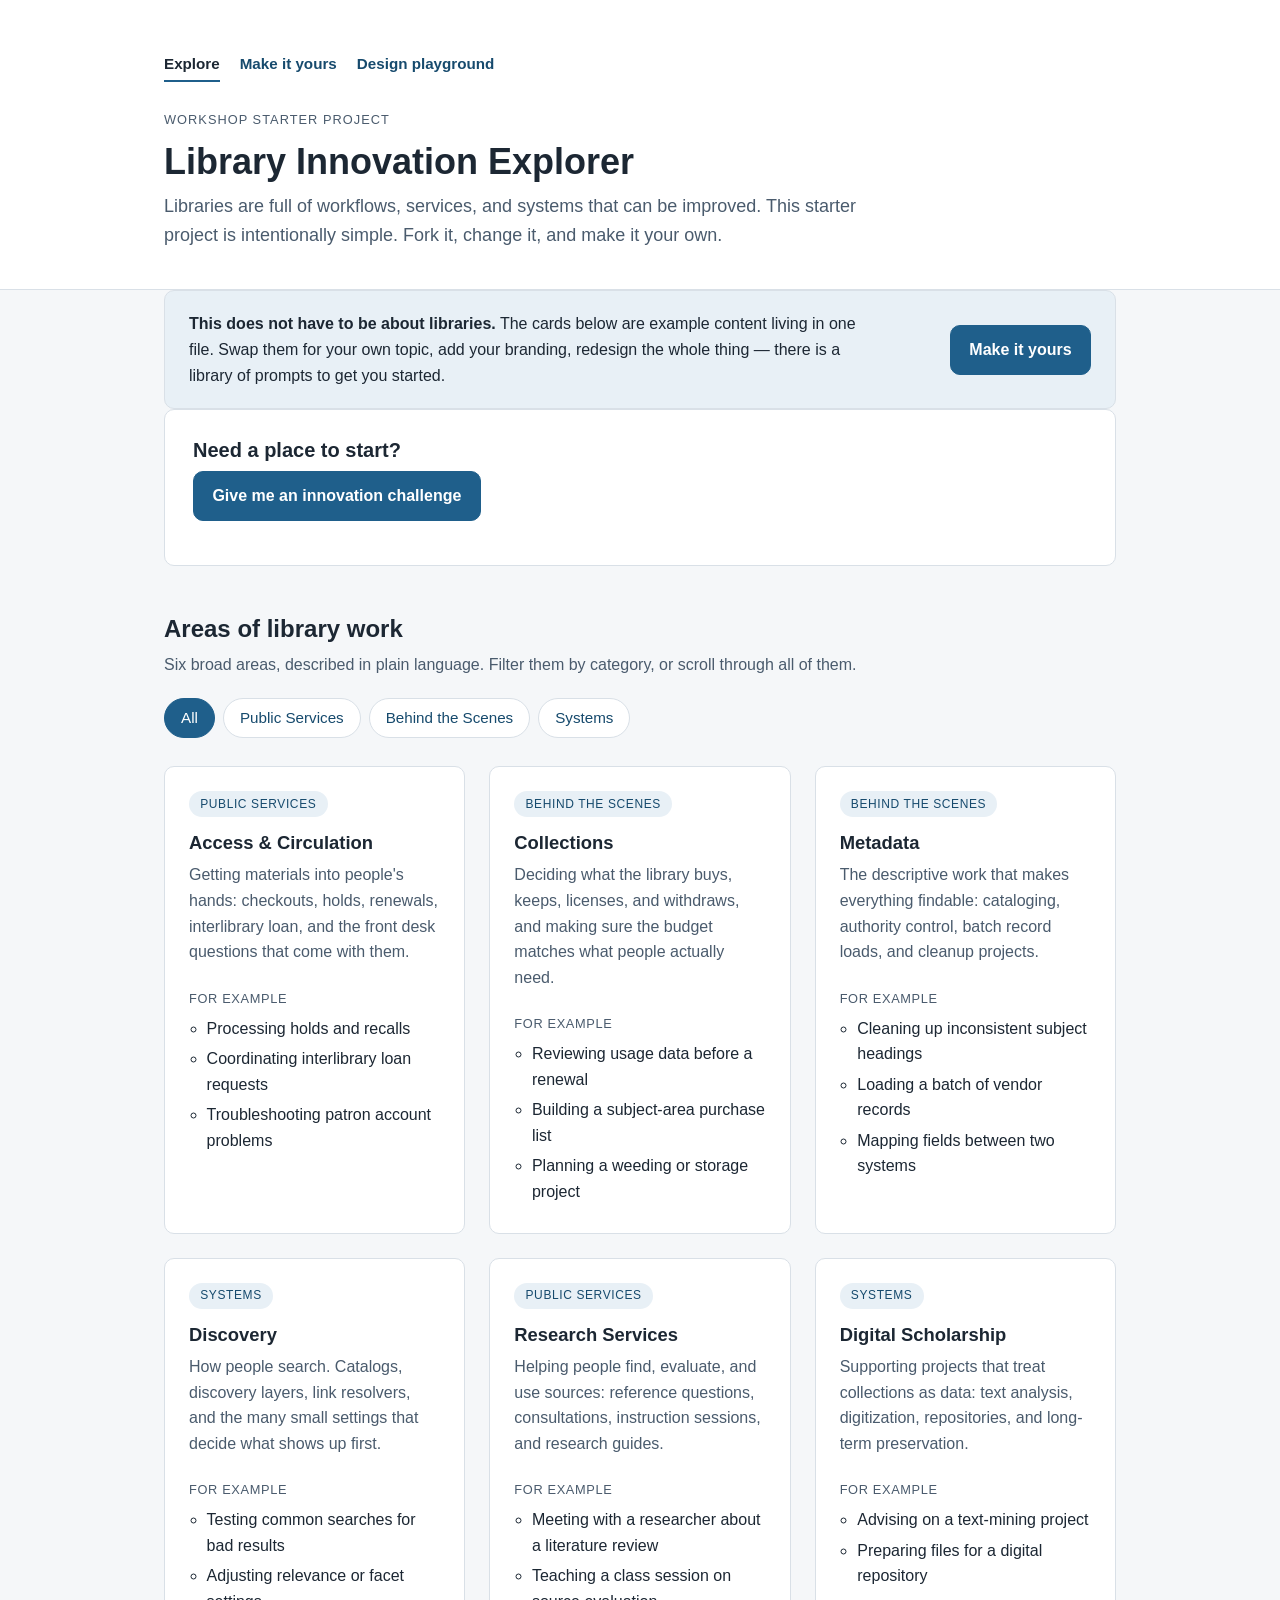
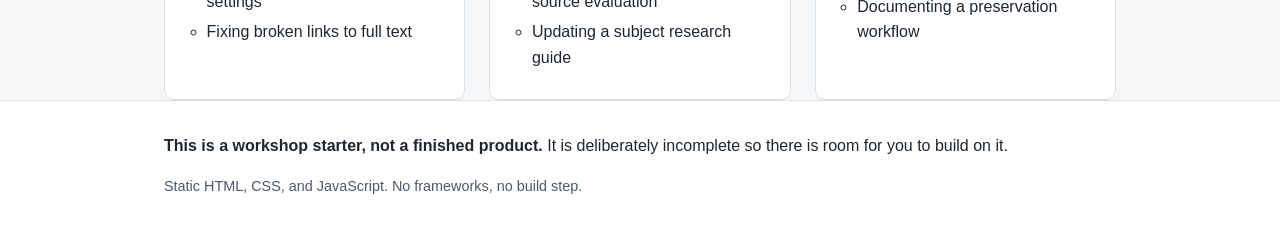
<file: index.html>
<!DOCTYPE html>
<html lang="en">
  <head>
    <meta charset="UTF-8" />
    <meta name="viewport" content="width=device-width, initial-scale=1.0" />
    <title>Library Innovation Explorer</title>
    <meta
      name="description"
      content="A small starter project for exploring areas of library work. Built for an AI-assisted coding workshop."
    />
    <link rel="stylesheet" href="styles.css" />
  </head>
  <body>
    <!-- Skip link: helps keyboard users jump straight to the cards. -->
    <a class="skip-link" href="#areas">Skip to library work areas</a>

    <header class="site-header">
      <div class="wrap">
        <!-- The same navigation appears on all three pages. -->
        <nav class="site-nav" aria-label="Pages">
          <a href="index.html" aria-current="page">Explore</a>
          <a href="build.html">Make it yours</a>
          <a href="playground.html">Design playground</a>
        </nav>

        <p class="eyebrow">Workshop starter project</p>
        <h1>Library Innovation Explorer</h1>
        <p class="lede">
          Libraries are full of workflows, services, and systems that can be
          improved. This starter project is intentionally simple. Fork it,
          change it, and make it your own.
        </p>
      </div>
    </header>

    <main class="wrap">
      <!--
        Points at the guide, and makes the key idea hard to miss: the subject of
        this site is placeholder content, not a fixed feature of the project.
      -->
      <aside class="home-callout" aria-label="Make this project your own">
        <p>
          <strong>This does not have to be about libraries.</strong>
          The cards below are example content living in one file. Swap them for
          your own topic, add your branding, redesign the whole thing — there is
          a library of prompts to get you started.
        </p>
        <a class="button-primary" href="build.html">Make it yours</a>
      </aside>

      <!-- The randomizer. The challenge text is written by script.js. -->
      <section class="challenge" aria-labelledby="challenge-heading">
        <h2 id="challenge-heading">Need a place to start?</h2>
        <button type="button" id="challenge-button" class="button-primary">
          Give me an innovation challenge
        </button>
        <!--
          aria-live means screen readers announce the new challenge when it
          appears, without the user having to go looking for it.
        -->
        <p id="challenge-output" class="challenge-output" aria-live="polite"></p>
      </section>

      <section id="areas" aria-labelledby="areas-heading">
        <h2 id="areas-heading">Areas of library work</h2>
        <p class="section-note">
          Six broad areas, described in plain language. Filter them by category,
          or scroll through all of them.
        </p>

        <!-- Filter buttons are created by script.js from the data file. -->
        <div
          class="filters"
          id="filters"
          role="group"
          aria-label="Filter areas by category"
        ></div>

        <!-- Cards are created by script.js. -->
        <ul class="card-grid" id="card-grid"></ul>

        <p class="empty-message" id="empty-message" hidden>
          No areas match that category yet.
        </p>
      </section>
    </main>

    <footer class="site-footer">
      <div class="wrap">
        <p>
          <strong>This is a workshop starter, not a finished product.</strong>
          It is deliberately incomplete so there is room for you to build on it.
        </p>
        <p class="footer-small">
          Static HTML, CSS, and JavaScript. No frameworks, no build step.
        </p>
      </div>
    </footer>

    <!-- data.js must load before script.js, because script.js uses its data. -->
    <script src="data.js"></script>
    <script src="script.js"></script>
  </body>
</html>
</file>
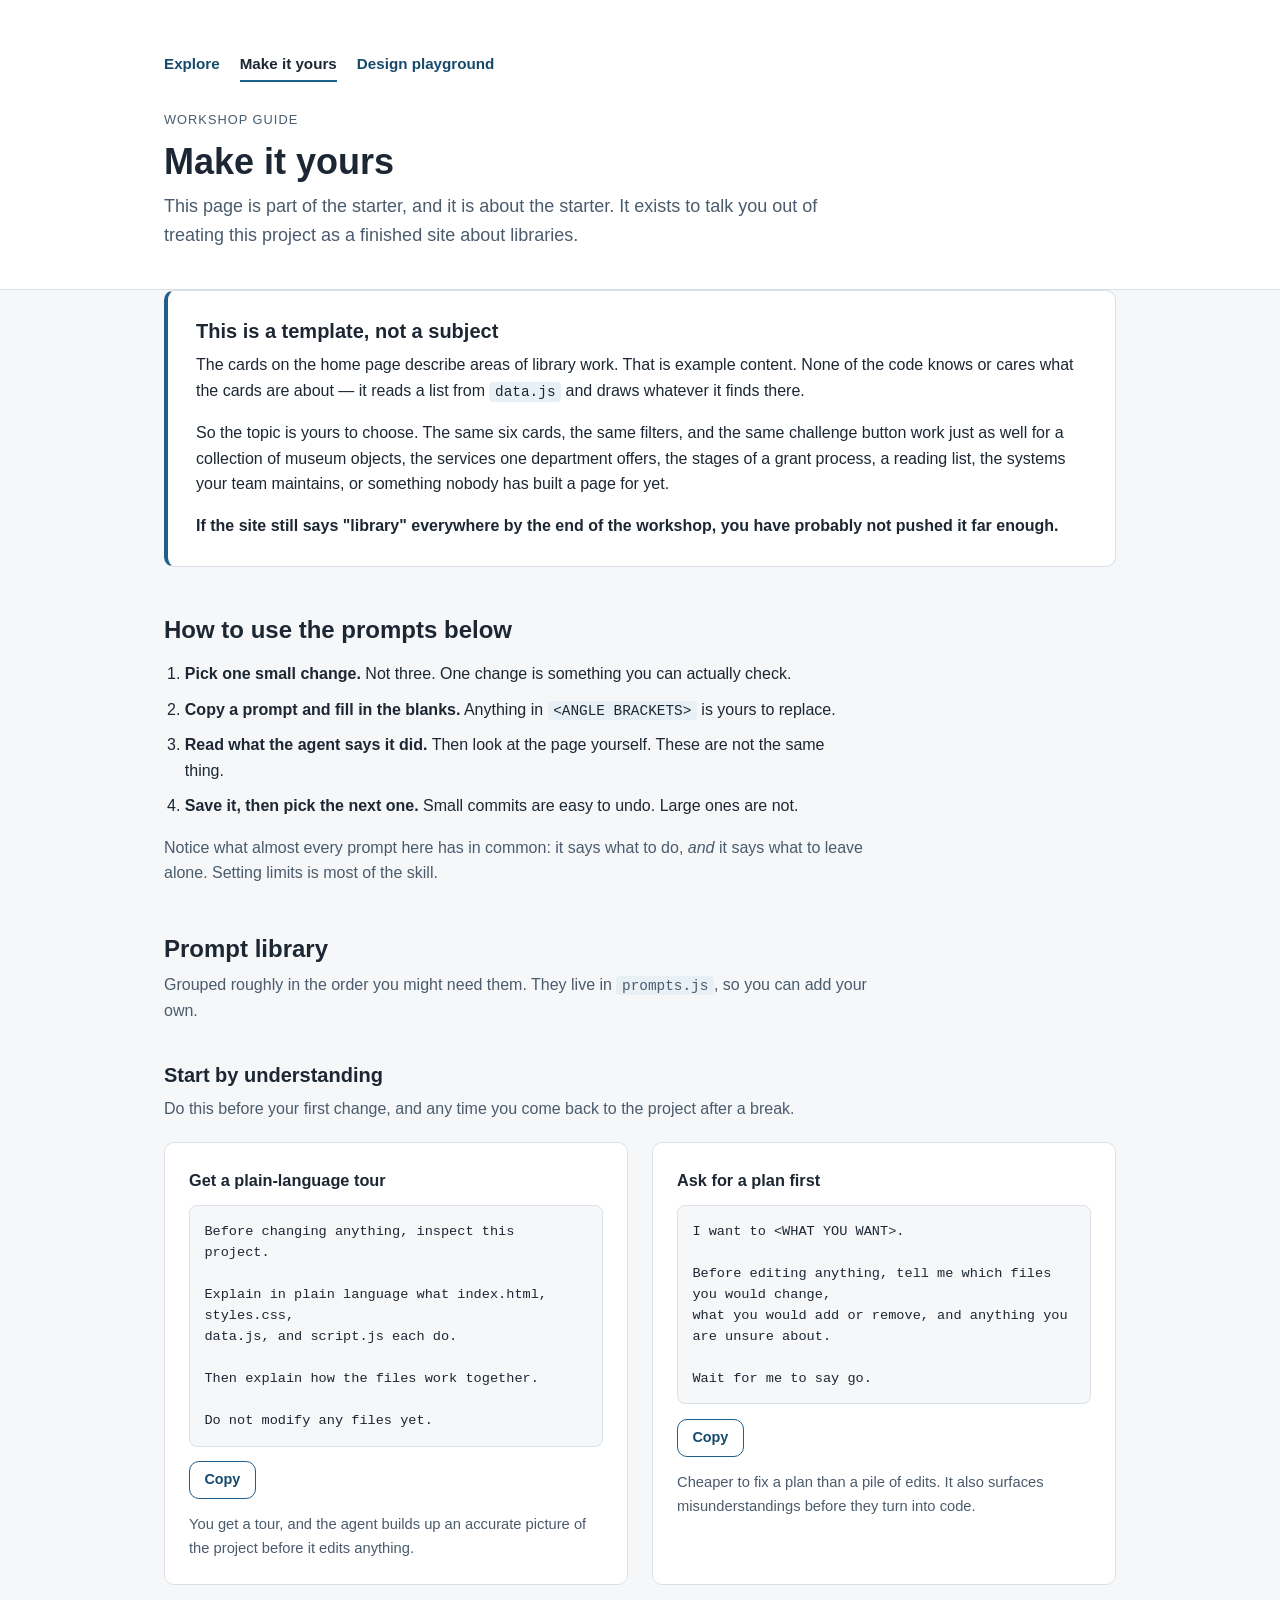
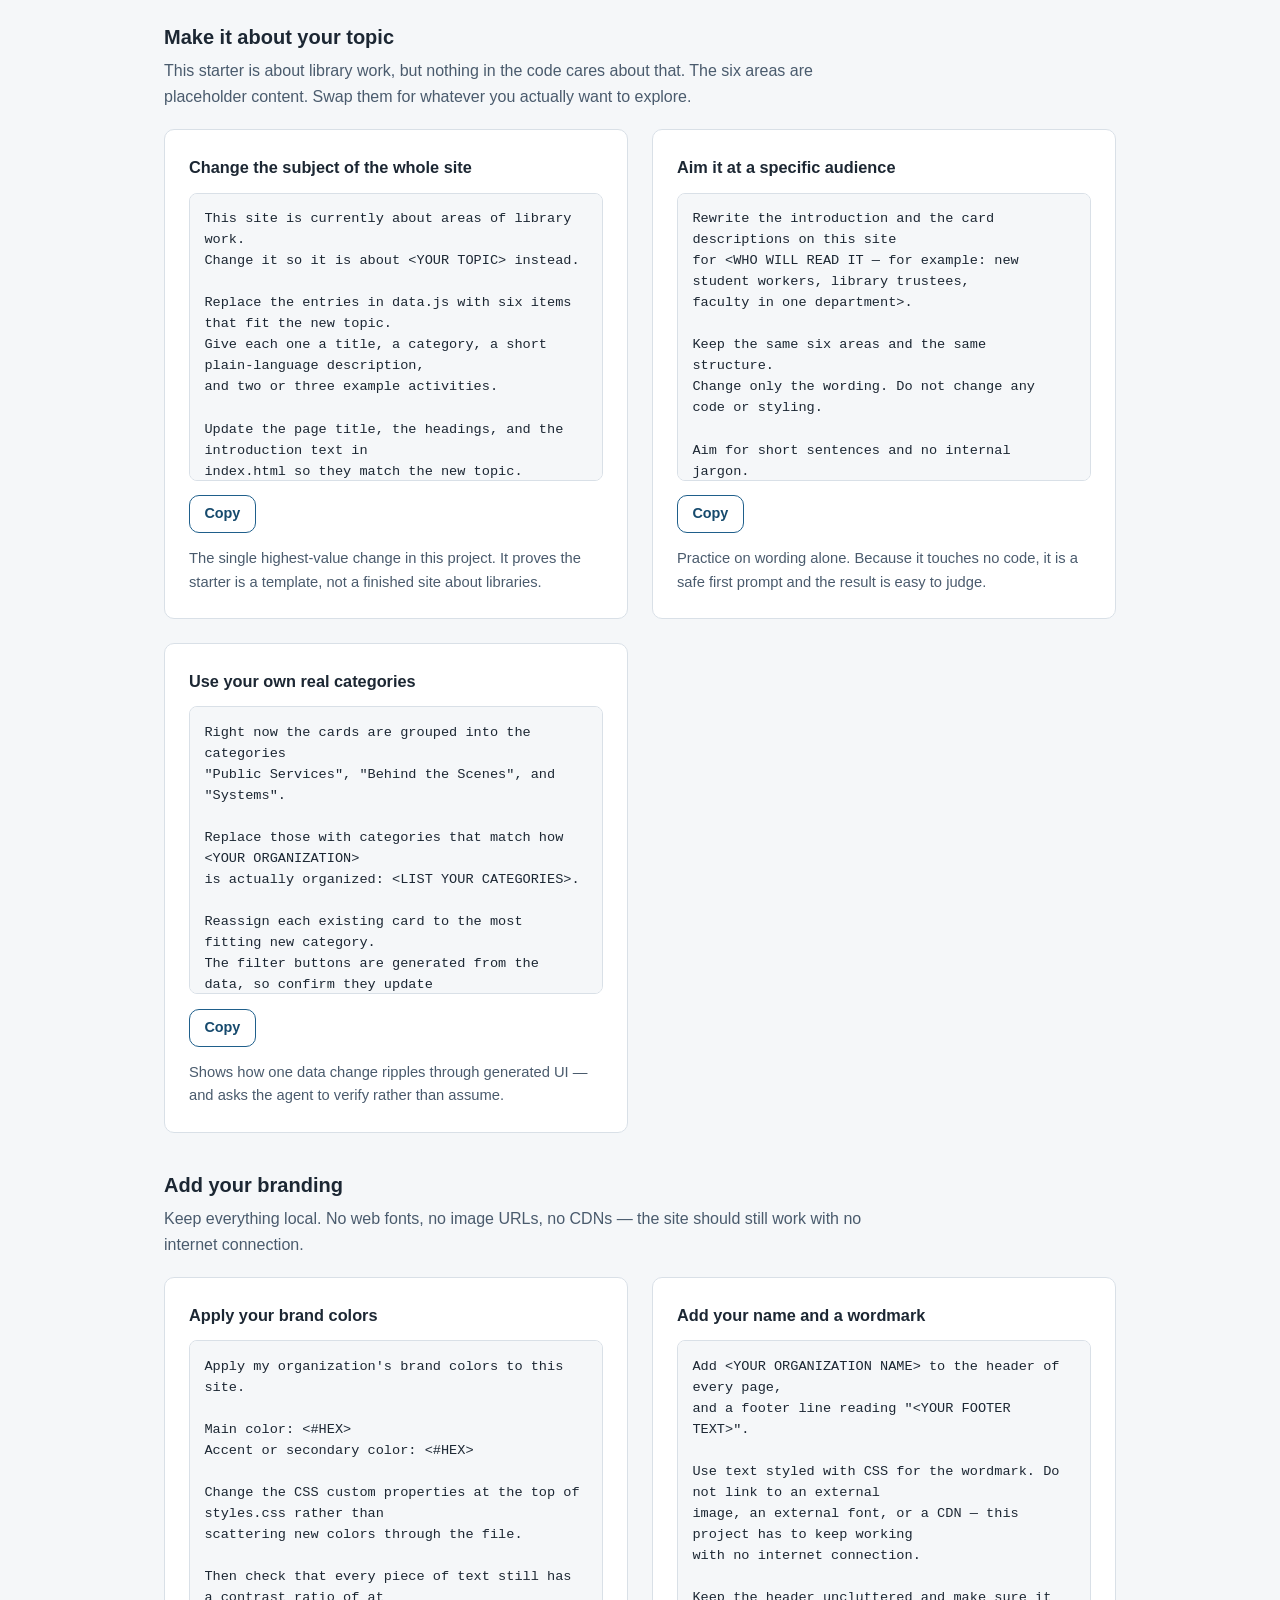
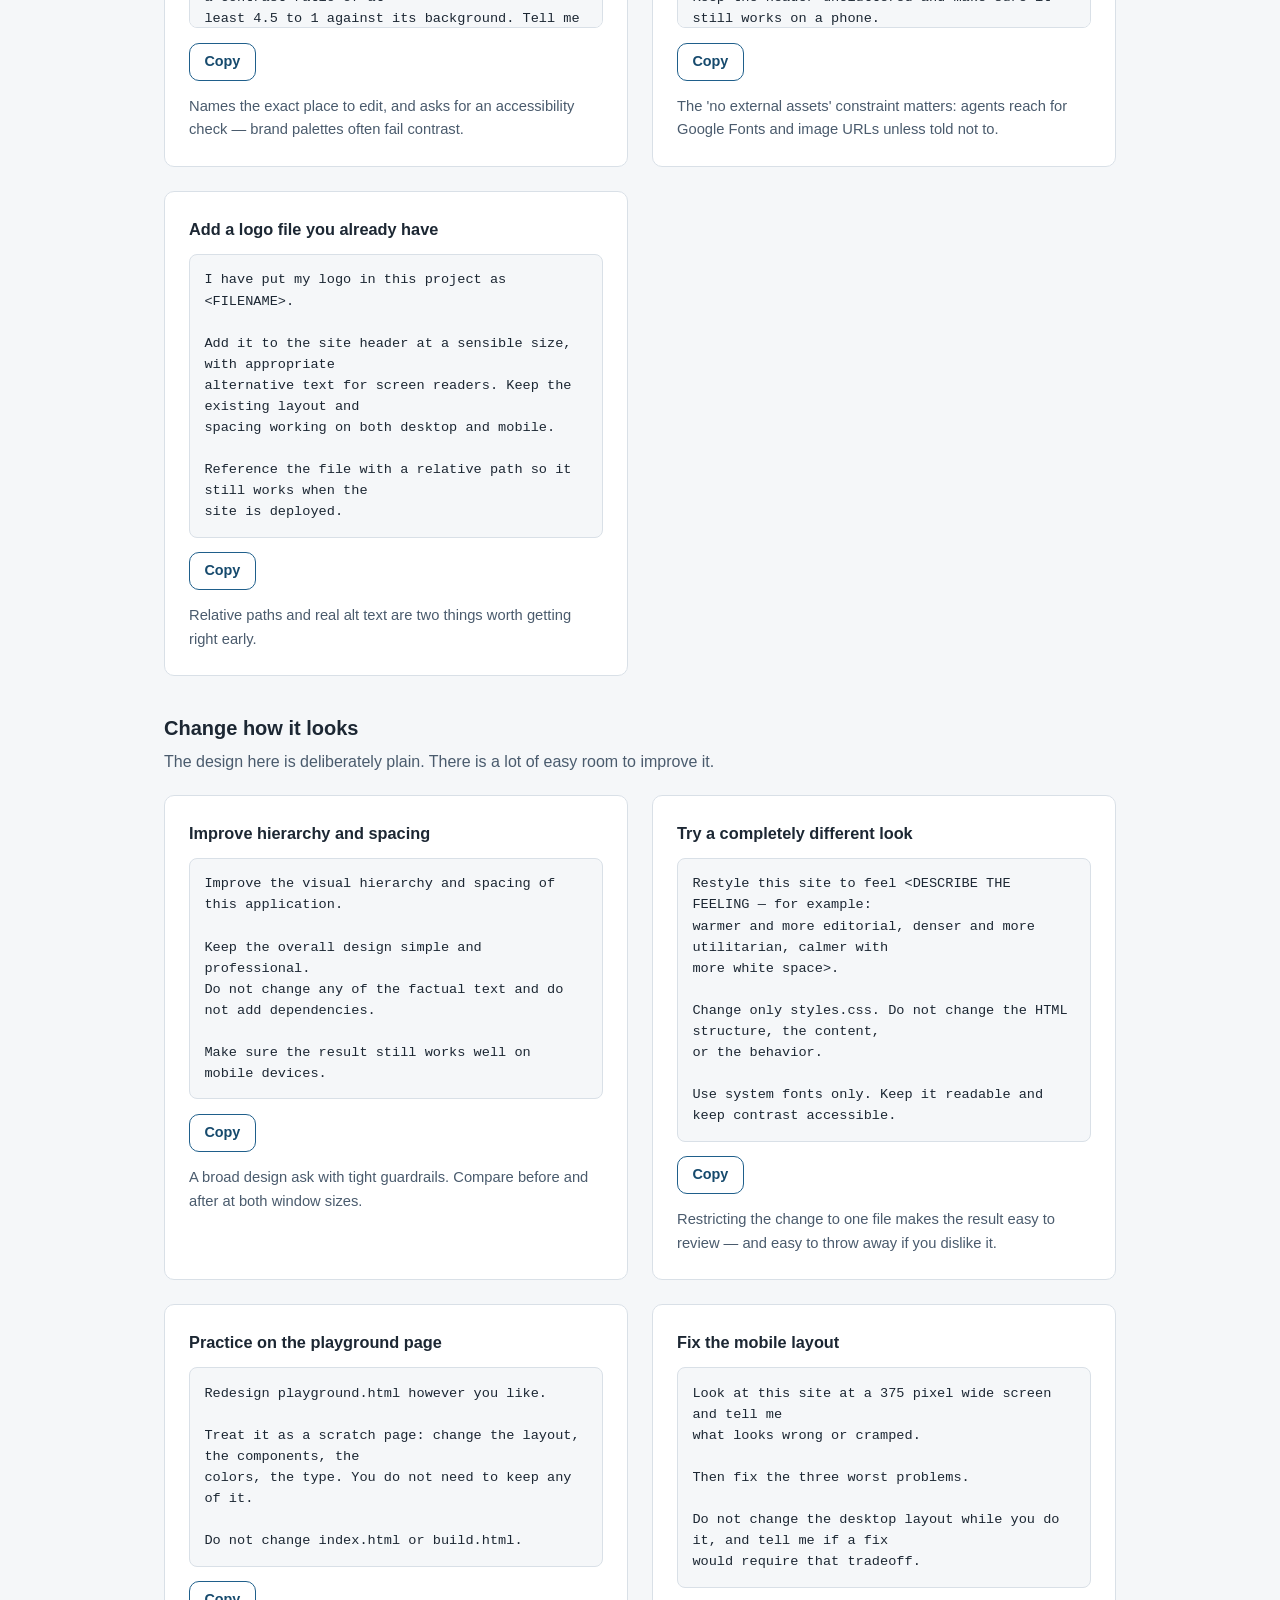
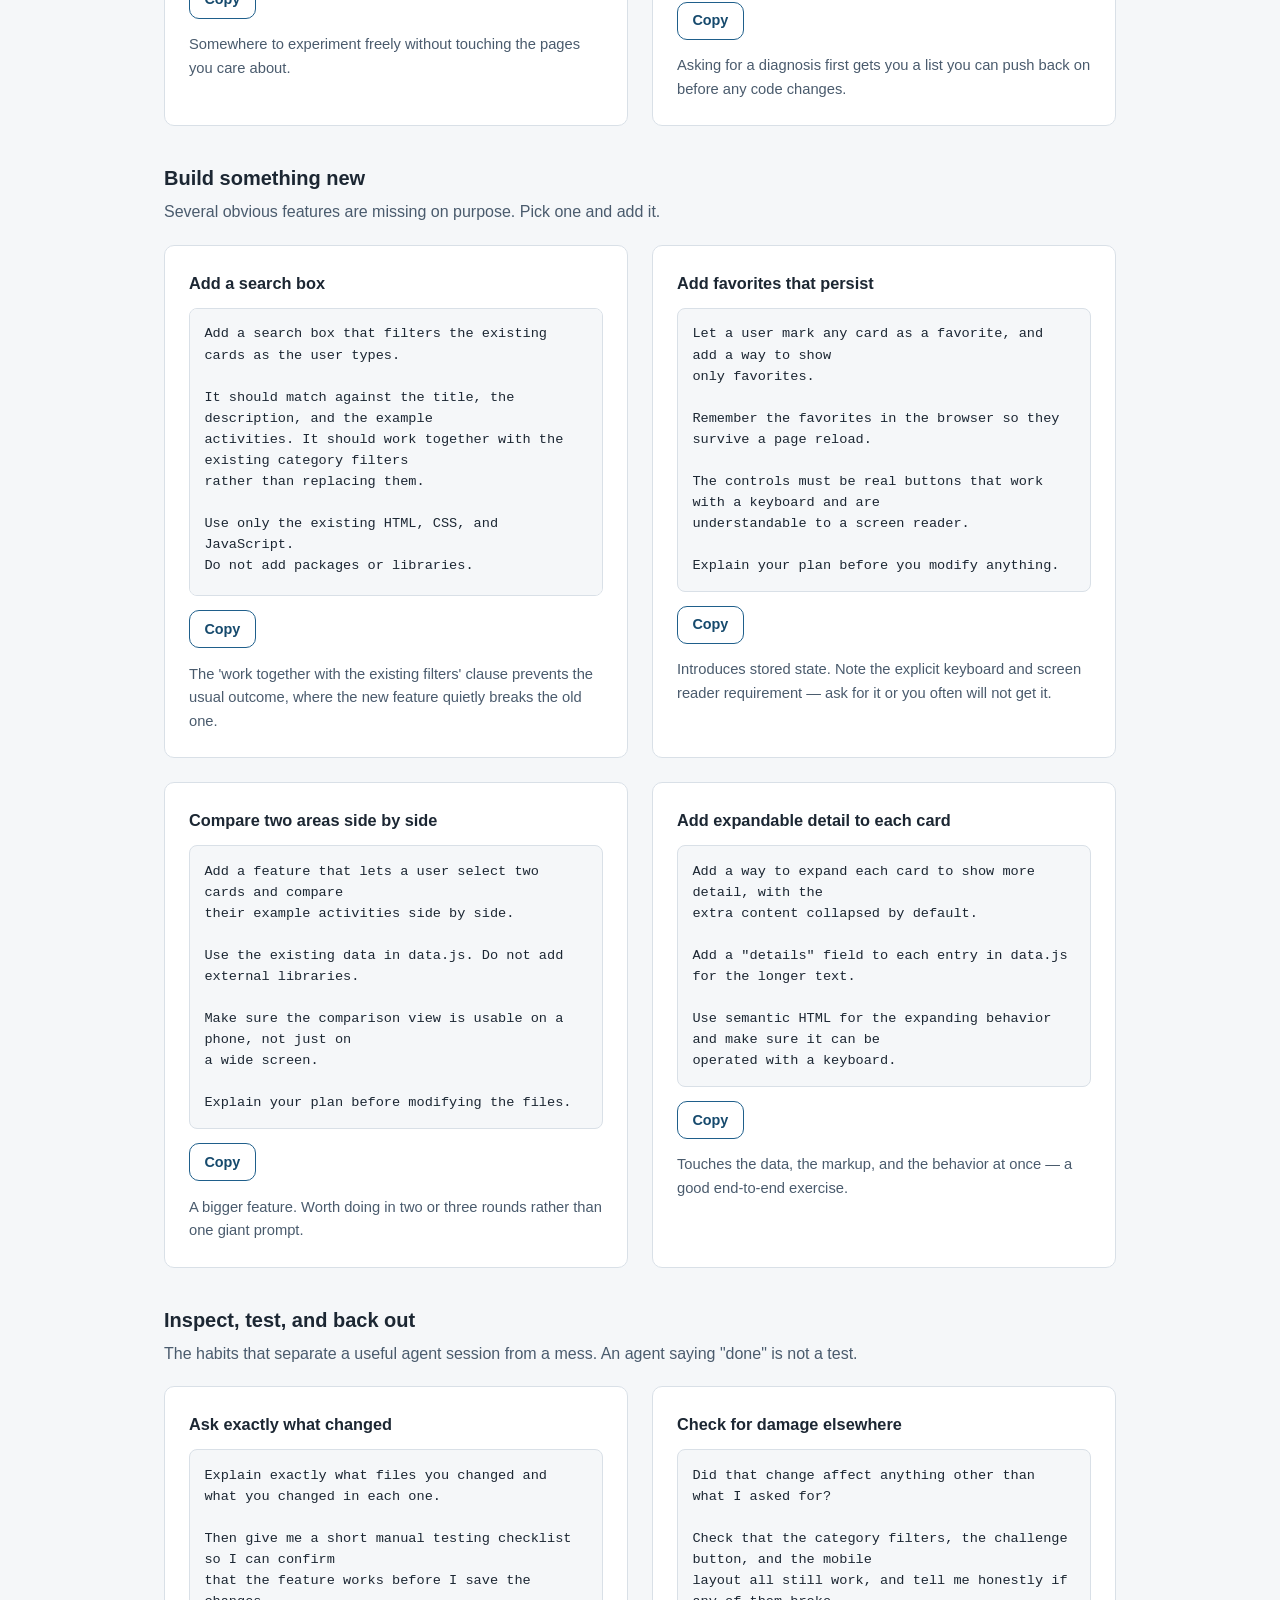
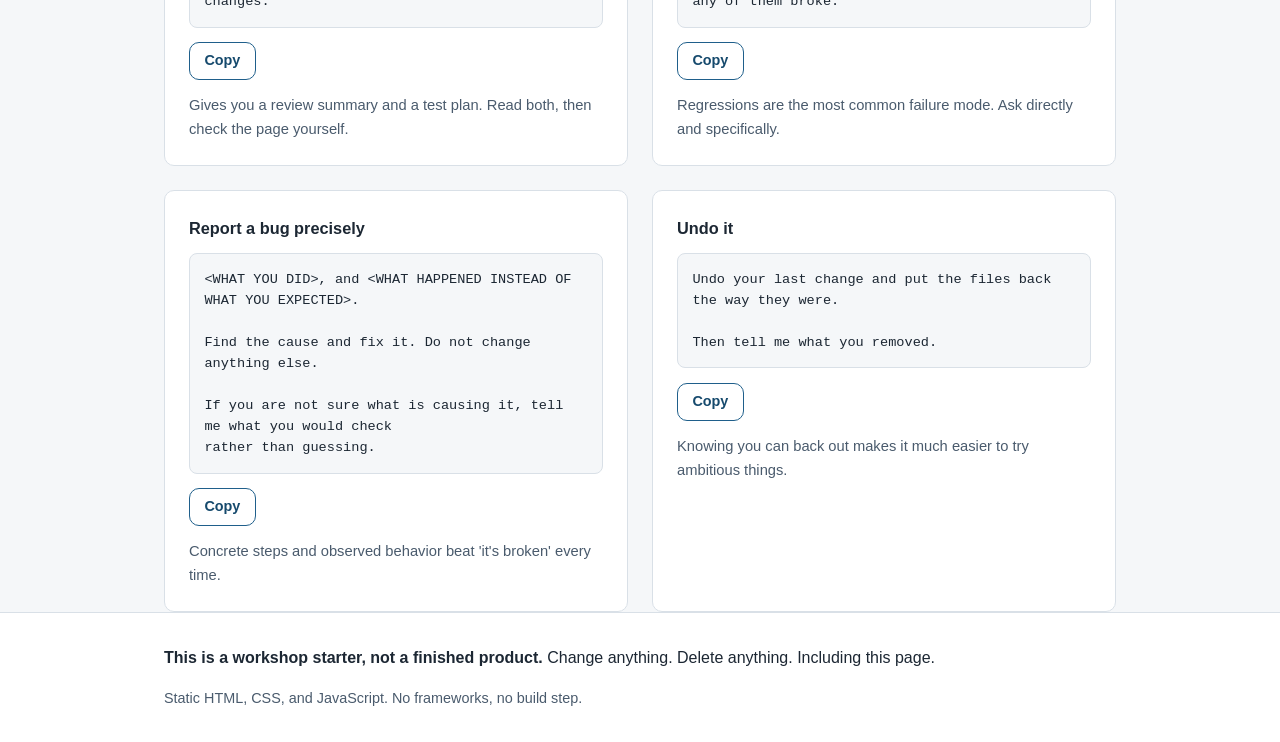
<file: build.html>
<!DOCTYPE html>
<html lang="en">
  <head>
    <meta charset="UTF-8" />
    <meta name="viewport" content="width=device-width, initial-scale=1.0" />
    <title>Make it yours — Library Innovation Explorer</title>
    <meta
      name="description"
      content="A library of prompts for reshaping this starter project into something of your own."
    />
    <link rel="stylesheet" href="styles.css" />
  </head>
  <body>
    <a class="skip-link" href="#library">Skip to the prompt library</a>

    <header class="site-header">
      <div class="wrap">
        <!-- The same navigation appears on all three pages. -->
        <nav class="site-nav" aria-label="Pages">
          <a href="index.html">Explore</a>
          <a href="build.html" aria-current="page">Make it yours</a>
          <a href="playground.html">Design playground</a>
        </nav>

        <p class="eyebrow">Workshop guide</p>
        <h1>Make it yours</h1>
        <p class="lede">
          This page is part of the starter, and it is about the starter. It
          exists to talk you out of treating this project as a finished site
          about libraries.
        </p>
      </div>
    </header>

    <main class="wrap">
      <!-- The core meta framing: the topic is a placeholder, not the point. -->
      <section class="callout" aria-labelledby="template-heading">
        <h2 id="template-heading">This is a template, not a subject</h2>
        <p>
          The cards on the home page describe areas of library work. That is
          example content. None of the code knows or cares what the cards are
          about — it reads a list from <code>data.js</code> and draws whatever
          it finds there.
        </p>
        <p>
          So the topic is yours to choose. The same six cards, the same filters,
          and the same challenge button work just as well for a collection of
          museum objects, the services one department offers, the stages of a
          grant process, a reading list, the systems your team maintains, or
          something nobody has built a page for yet.
        </p>
        <p class="callout-punch">
          If the site still says "library" everywhere by the end of the
          workshop, you have probably not pushed it far enough.
        </p>
      </section>

      <section aria-labelledby="how-heading">
        <h2 id="how-heading">How to use the prompts below</h2>
        <ol class="steps">
          <li>
            <strong>Pick one small change.</strong> Not three. One change is
            something you can actually check.
          </li>
          <li>
            <strong>Copy a prompt and fill in the blanks.</strong> Anything in
            <code>&lt;ANGLE BRACKETS&gt;</code> is yours to replace.
          </li>
          <li>
            <strong>Read what the agent says it did.</strong> Then look at the
            page yourself. These are not the same thing.
          </li>
          <li>
            <strong>Save it, then pick the next one.</strong> Small commits are
            easy to undo. Large ones are not.
          </li>
        </ol>
        <p class="section-note">
          Notice what almost every prompt here has in common: it says what to
          do, <em>and</em> it says what to leave alone. Setting limits is most of
          the skill.
        </p>
      </section>

      <section id="library" aria-labelledby="library-heading">
        <h2 id="library-heading">Prompt library</h2>
        <p class="section-note">
          Grouped roughly in the order you might need them. They live in
          <code>prompts.js</code>, so you can add your own.
        </p>

        <!-- Groups and prompt cards are built by build.js. -->
        <div id="prompt-library"></div>
      </section>
    </main>

    <footer class="site-footer">
      <div class="wrap">
        <p>
          <strong>This is a workshop starter, not a finished product.</strong>
          Change anything. Delete anything. Including this page.
        </p>
        <p class="footer-small">
          Static HTML, CSS, and JavaScript. No frameworks, no build step.
        </p>
      </div>
    </footer>

    <script src="prompts.js"></script>
    <script src="build.js"></script>
  </body>
</html>
</file>
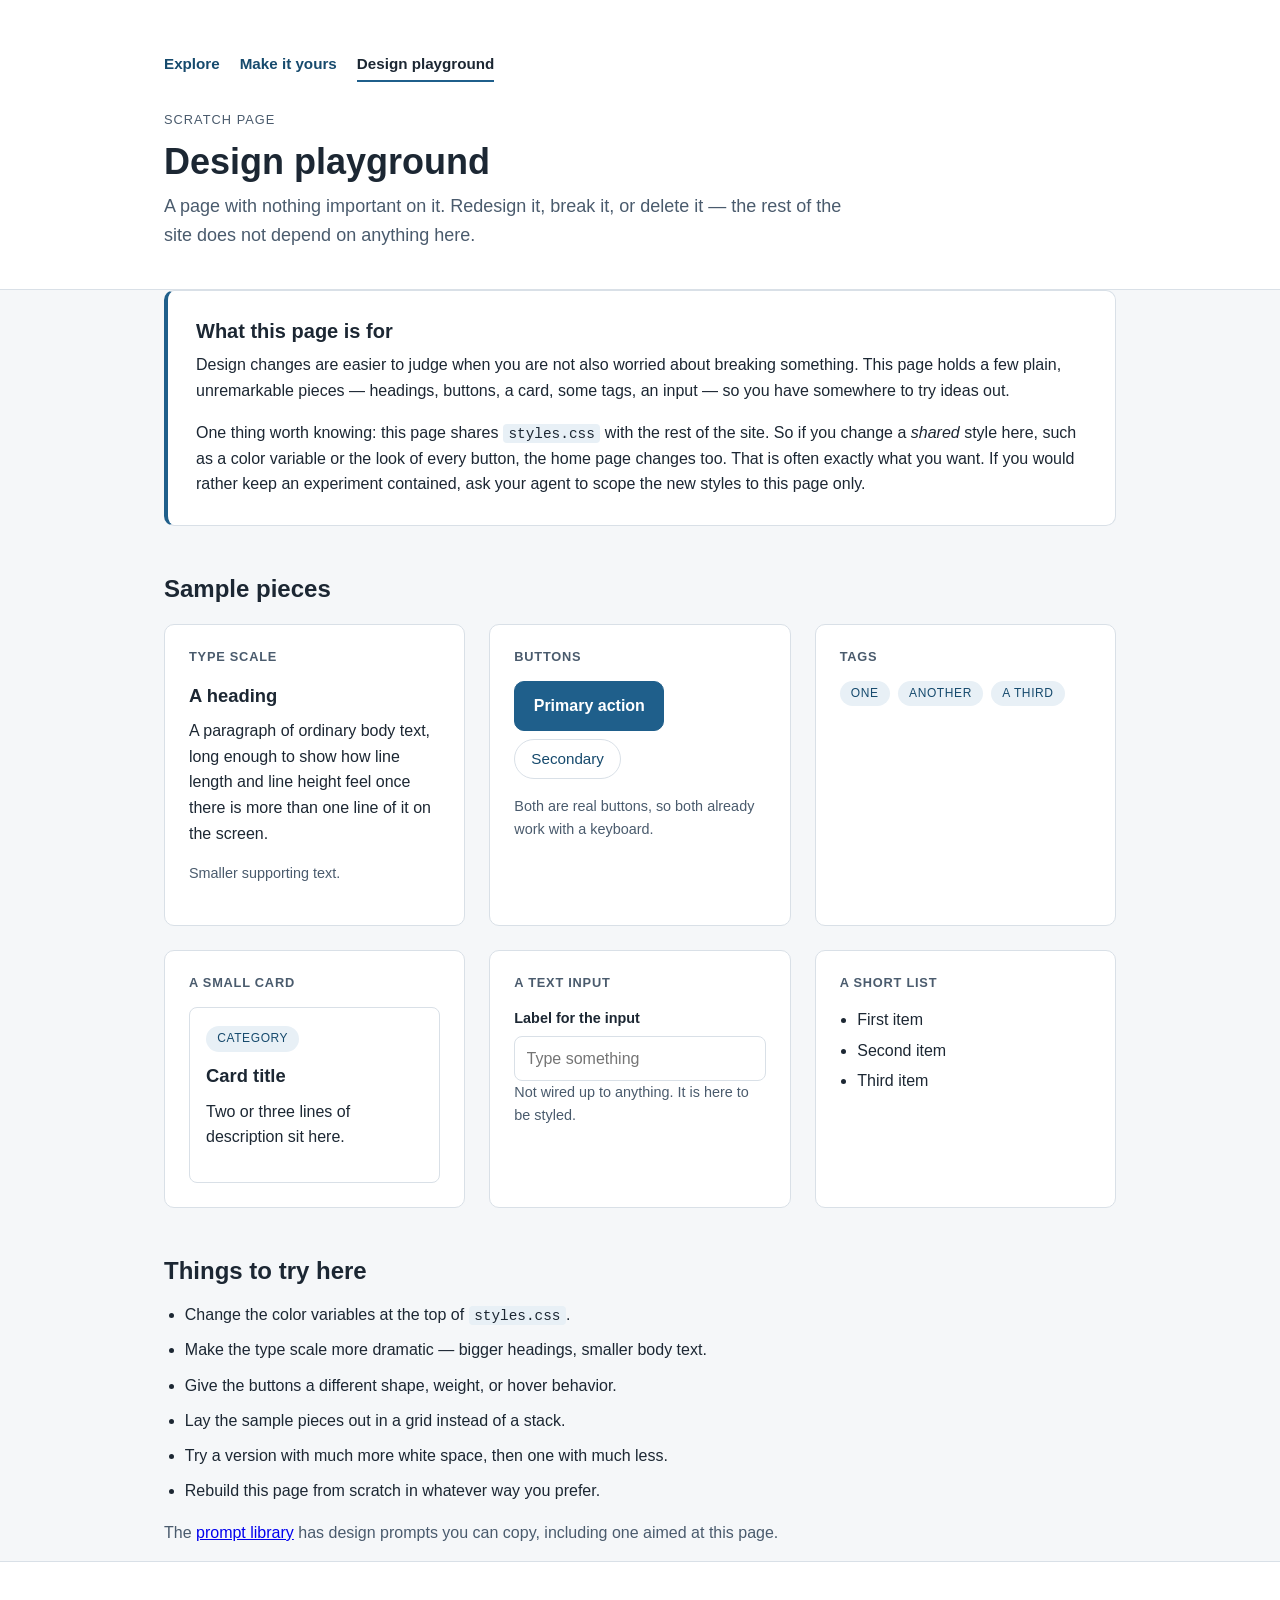
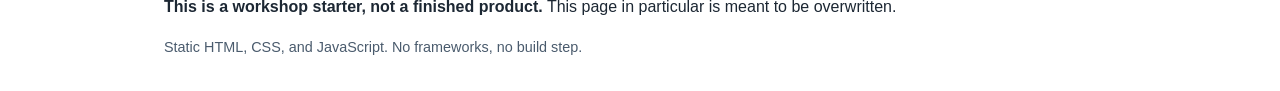
<file: playground.html>
<!DOCTYPE html>
<html lang="en">
  <head>
    <meta charset="UTF-8" />
    <meta name="viewport" content="width=device-width, initial-scale=1.0" />
    <title>Design playground — Library Innovation Explorer</title>
    <meta
      name="description"
      content="A scratch page for practicing design changes without touching the main site."
    />
    <link rel="stylesheet" href="styles.css" />
  </head>
  <body>
    <a class="skip-link" href="#samples">Skip to the sample pieces</a>

    <header class="site-header">
      <div class="wrap">
        <nav class="site-nav" aria-label="Pages">
          <a href="index.html">Explore</a>
          <a href="build.html">Make it yours</a>
          <a href="playground.html" aria-current="page">Design playground</a>
        </nav>

        <p class="eyebrow">Scratch page</p>
        <h1>Design playground</h1>
        <p class="lede">
          A page with nothing important on it. Redesign it, break it, or delete
          it — the rest of the site does not depend on anything here.
        </p>
      </div>
    </header>

    <main class="wrap">
      <section class="callout" aria-labelledby="using-heading">
        <h2 id="using-heading">What this page is for</h2>
        <p>
          Design changes are easier to judge when you are not also worried about
          breaking something. This page holds a few plain, unremarkable pieces —
          headings, buttons, a card, some tags, an input — so you have somewhere
          to try ideas out.
        </p>
        <p>
          One thing worth knowing: this page shares
          <code>styles.css</code> with the rest of the site. So if you change a
          <em>shared</em> style here, such as a color variable or the look of
          every button, the home page changes too. That is often exactly what
          you want. If you would rather keep an experiment contained, ask your
          agent to scope the new styles to this page only.
        </p>
      </section>

      <section id="samples" aria-labelledby="samples-heading">
        <h2 id="samples-heading">Sample pieces</h2>

        <div class="sample-set">
          <article class="sample">
            <h3>Type scale</h3>
            <h4 class="sample-h">A heading</h4>
            <p>
              A paragraph of ordinary body text, long enough to show how line
              length and line height feel once there is more than one line of it
              on the screen.
            </p>
            <p class="sample-small">Smaller supporting text.</p>
          </article>

          <article class="sample">
            <h3>Buttons</h3>
            <p class="sample-row">
              <button type="button" class="button-primary">Primary action</button>
              <button type="button" class="filter-button">Secondary</button>
            </p>
            <p class="sample-small">
              Both are real buttons, so both already work with a keyboard.
            </p>
          </article>

          <article class="sample">
            <h3>Tags</h3>
            <p class="sample-row">
              <span class="card-tag">One</span>
              <span class="card-tag">Another</span>
              <span class="card-tag">A third</span>
            </p>
          </article>

          <article class="sample">
            <h3>A small card</h3>
            <div class="sample-card">
              <span class="card-tag">Category</span>
              <h4 class="sample-h">Card title</h4>
              <p>Two or three lines of description sit here.</p>
            </div>
          </article>

          <article class="sample">
            <h3>A text input</h3>
            <!-- Labelled properly, so it is usable with a screen reader. -->
            <label class="sample-label" for="sample-input">Label for the input</label>
            <input
              class="sample-input"
              id="sample-input"
              type="text"
              placeholder="Type something"
            />
            <p class="sample-small">
              Not wired up to anything. It is here to be styled.
            </p>
          </article>

          <article class="sample">
            <h3>A short list</h3>
            <ul class="card-activities">
              <li>First item</li>
              <li>Second item</li>
              <li>Third item</li>
            </ul>
          </article>
        </div>
      </section>

      <section aria-labelledby="try-heading">
        <h2 id="try-heading">Things to try here</h2>
        <ul class="idea-list">
          <li>Change the color variables at the top of <code>styles.css</code>.</li>
          <li>Make the type scale more dramatic — bigger headings, smaller body text.</li>
          <li>Give the buttons a different shape, weight, or hover behavior.</li>
          <li>Lay the sample pieces out in a grid instead of a stack.</li>
          <li>Try a version with much more white space, then one with much less.</li>
          <li>Rebuild this page from scratch in whatever way you prefer.</li>
        </ul>
        <p class="section-note">
          The <a href="build.html">prompt library</a> has design prompts you can
          copy, including one aimed at this page.
        </p>
      </section>
    </main>

    <footer class="site-footer">
      <div class="wrap">
        <p>
          <strong>This is a workshop starter, not a finished product.</strong>
          This page in particular is meant to be overwritten.
        </p>
        <p class="footer-small">
          Static HTML, CSS, and JavaScript. No frameworks, no build step.
        </p>
      </div>
    </footer>

    <!-- No JavaScript on this page. Nothing here needs it. -->
  </body>
</html>
</file>
<file: styles.css>
/*
  styles.css
  ----------
  How the site looks: colors, spacing, type, and layout.

  Colors are defined once as variables at the top. Changing the handful of
  values in :root is the quickest way to give this site a different look.
*/

:root {
  /* Colors */
  --ink: #1c2733; /* main text */
  --ink-soft: #4a5b6d; /* secondary text */
  --accent: #1f5f8b; /* links, buttons, focus */
  --accent-dark: #164a6d;
  --surface: #ffffff; /* cards */
  --page: #f5f7f9; /* page background */
  --line: #d9e0e7; /* borders */
  --tag-bg: #e8f0f6;

  /* Spacing and shape */
  --radius: 10px;
  --gap: 1.5rem;
  --wrap-width: 62rem;
}

/* A small reset so the page starts from a predictable place. */
*,
*::before,
*::after {
  box-sizing: border-box;
}

body {
  margin: 0;
  /* System fonts: no external font files to download. */
  font-family: -apple-system, BlinkMacSystemFont, "Segoe UI", Roboto,
    "Helvetica Neue", Arial, sans-serif;
  line-height: 1.6;
  color: var(--ink);
  background-color: var(--page);
}

h1,
h2,
h3 {
  line-height: 1.25;
  margin: 0 0 0.5rem;
}

p {
  margin: 0 0 1rem;
}

/* Keeps content centered and readable on wide screens. */
.wrap {
  width: 100%;
  max-width: var(--wrap-width);
  margin: 0 auto;
  padding: 0 1.25rem;
}

/* ---------- Focus and skip link (keyboard accessibility) ---------- */

/* A visible outline on every focusable element, so keyboard users can see
   where they are. Removing this makes the site much harder to use. */
:focus-visible {
  outline: 3px solid var(--accent);
  outline-offset: 2px;
}

.skip-link {
  position: absolute;
  left: -9999px;
  top: 0;
  background: var(--surface);
  color: var(--accent-dark);
  padding: 0.75rem 1rem;
  z-index: 10;
}

.skip-link:focus {
  left: 1rem;
  top: 1rem;
}

/* ---------- Header ---------- */

.site-header {
  background: var(--surface);
  border-bottom: 1px solid var(--line);
  padding: 3rem 0 2.5rem;
}

.eyebrow {
  margin: 0 0 0.5rem;
  font-size: 0.8rem;
  letter-spacing: 0.08em;
  text-transform: uppercase;
  color: var(--ink-soft);
}

.site-header h1 {
  font-size: 2.25rem;
}

.lede {
  max-width: 44rem;
  margin: 0;
  font-size: 1.125rem;
  color: var(--ink-soft);
}

/* ---------- Main sections ---------- */

main {
  padding: 2.5rem 1.25rem 3rem;
}

main section + section {
  margin-top: 3rem;
}

.section-note {
  color: var(--ink-soft);
  max-width: 44rem;
}

/* ---------- Challenge box ---------- */

.challenge {
  background: var(--surface);
  border: 1px solid var(--line);
  border-radius: var(--radius);
  padding: 1.75rem;
}

.challenge h2 {
  font-size: 1.25rem;
}

/* Used on real <button> elements and on links that should look like buttons,
   so it has to cover both cases. */
.button-primary {
  font: inherit;
  font-weight: 600;
  display: inline-block;
  color: #fff;
  background: var(--accent);
  border: 1px solid var(--accent);
  border-radius: var(--radius);
  padding: 0.7rem 1.15rem;
  text-decoration: none;
  cursor: pointer;
}

.button-primary:hover {
  background: var(--accent-dark);
  border-color: var(--accent-dark);
}

.challenge-output {
  margin: 1rem 0 0;
  font-size: 1.1rem;
  color: var(--ink);
}

/* The challenge text is empty until the button is pressed, so only show the
   left rule once there is something to read. */
.challenge-output:not(:empty) {
  border-left: 4px solid var(--accent);
  padding-left: 1rem;
}

.challenge-area {
  display: block;
  font-size: 0.8rem;
  letter-spacing: 0.06em;
  text-transform: uppercase;
  color: var(--ink-soft);
  margin-bottom: 0.25rem;
}

/* ---------- Filters ---------- */

.filters {
  display: flex;
  flex-wrap: wrap;
  gap: 0.5rem;
  margin: 1.25rem 0 1.75rem;
}

.filter-button {
  font: inherit;
  font-size: 0.95rem;
  color: var(--accent-dark);
  background: var(--surface);
  border: 1px solid var(--line);
  border-radius: 999px;
  padding: 0.45rem 1rem;
  cursor: pointer;
}

.filter-button:hover {
  border-color: var(--accent);
}

/* aria-pressed="true" marks the active filter for screen readers, and we
   reuse it here so the styling and the accessibility state can't disagree. */
.filter-button[aria-pressed="true"] {
  background: var(--accent);
  border-color: var(--accent);
  color: #fff;
}

/* ---------- Cards ---------- */

.card-grid {
  list-style: none;
  margin: 0;
  padding: 0;
  display: grid;
  gap: var(--gap);
  /* One column on narrow screens; more columns as space allows.
     The min() matters: a plain minmax(17rem, 1fr) sets a hard 17rem floor, so
     on a screen narrower than that the cards would push the page sideways.
     min(17rem, 100%) lets a column shrink to fit when it has to. */
  grid-template-columns: repeat(auto-fill, minmax(min(17rem, 100%), 1fr));
}

.card {
  background: var(--surface);
  border: 1px solid var(--line);
  border-radius: var(--radius);
  padding: 1.5rem;
  display: flex;
  flex-direction: column;
}

/* The filter hides cards by setting the `hidden` attribute in script.js.
   Because the rule above sets `display: flex`, it would otherwise override the
   browser's built-in `display: none` for hidden elements and the cards would
   stay on screen. This line puts that back. */
.card[hidden] {
  display: none;
}

.card h3 {
  font-size: 1.15rem;
}

.card-tag {
  display: inline-block;
  align-self: flex-start;
  font-size: 0.75rem;
  letter-spacing: 0.05em;
  text-transform: uppercase;
  color: var(--accent-dark);
  background: var(--tag-bg);
  border-radius: 999px;
  padding: 0.2rem 0.7rem;
  margin-bottom: 0.9rem;
}

.card-description {
  color: var(--ink-soft);
}

.card-activities-label {
  font-size: 0.8rem;
  letter-spacing: 0.05em;
  text-transform: uppercase;
  color: var(--ink-soft);
  margin: 0.5rem 0 0.4rem;
}

.card-activities {
  margin: 0;
  padding-left: 1.1rem;
  color: var(--ink);
}

.card-activities li {
  margin-bottom: 0.3rem;
}

.empty-message {
  color: var(--ink-soft);
}

/* ---------- Navigation between pages ---------- */

.site-nav {
  display: flex;
  flex-wrap: wrap;
  gap: 0.25rem 1.25rem;
  margin-bottom: 1.75rem;
}

.site-nav a {
  color: var(--accent-dark);
  text-decoration: none;
  font-weight: 600;
  font-size: 0.95rem;
  padding: 0.25rem 0;
  border-bottom: 2px solid transparent;
}

.site-nav a:hover {
  border-bottom-color: var(--accent);
}

/* aria-current marks the page you are on, so the styling and the information
   a screen reader gets stay in agreement. */
.site-nav a[aria-current="page"] {
  color: var(--ink);
  border-bottom-color: var(--accent);
}

/* ---------- Callout boxes ---------- */

.callout {
  background: var(--surface);
  border: 1px solid var(--line);
  border-left: 4px solid var(--accent);
  border-radius: var(--radius);
  padding: 1.75rem;
}

.callout h2 {
  font-size: 1.25rem;
}

.callout p:last-child {
  margin-bottom: 0;
}

.callout-punch {
  font-weight: 600;
  color: var(--ink);
}

/* A smaller callout used on the home page to point at the guide. */
.home-callout {
  display: flex;
  flex-wrap: wrap;
  align-items: center;
  justify-content: space-between;
  gap: 1rem;
  background: var(--tag-bg);
  border: 1px solid var(--line);
  border-radius: var(--radius);
  padding: 1.25rem 1.5rem;
}

.home-callout p {
  margin: 0;
  max-width: 42rem;
}

.home-callout .button-primary {
  white-space: nowrap;
}

/* ---------- Numbered steps and idea lists ---------- */

.steps,
.idea-list {
  max-width: 44rem;
  padding-left: 1.3rem;
}

.steps li,
.idea-list li {
  margin-bottom: 0.6rem;
}

code {
  font-family: ui-monospace, SFMono-Regular, "SF Mono", Menlo, Consolas,
    "Liberation Mono", monospace;
  font-size: 0.9em;
  background: var(--tag-bg);
  border-radius: 4px;
  padding: 0.1rem 0.35rem;
}

/* ---------- Prompt library (build.html) ---------- */

.prompt-group {
  margin-top: 2.5rem;
}

.prompt-group h3 {
  font-size: 1.25rem;
}

.prompt-group-note {
  color: var(--ink-soft);
  max-width: 44rem;
}

.prompt-list {
  list-style: none;
  margin: 1.25rem 0 0;
  padding: 0;
  display: grid;
  gap: var(--gap);
  /* See the note on .card-grid for why this uses min(). */
  grid-template-columns: repeat(auto-fill, minmax(min(20rem, 100%), 1fr));
}

.prompt {
  background: var(--surface);
  border: 1px solid var(--line);
  border-radius: var(--radius);
  padding: 1.5rem;
  display: flex;
  flex-direction: column;
}

.prompt-title {
  font-size: 1.02rem;
  margin: 0 0 0.75rem;
}

/* The prompt text itself. `white-space: pre-wrap` keeps the line breaks that
   were written in prompts.js but still wraps long lines on a narrow screen. */
.prompt-text {
  font-family: ui-monospace, SFMono-Regular, "SF Mono", Menlo, Consolas,
    "Liberation Mono", monospace;
  font-size: 0.85rem;
  line-height: 1.55;
  white-space: pre-wrap;
  /* Long unbroken strings (a pasted URL, say) must not widen the page. */
  overflow-wrap: break-word;
  background: var(--page);
  border: 1px solid var(--line);
  border-radius: 8px;
  margin: 0 0 0.9rem;
  padding: 0.9rem;
  /* Keeps a very long prompt from making the card enormous. */
  max-height: 18rem;
  overflow-y: auto;
}

.copy-button {
  font: inherit;
  font-size: 0.9rem;
  font-weight: 600;
  align-self: flex-start;
  color: var(--accent-dark);
  background: var(--surface);
  border: 1px solid var(--accent);
  border-radius: var(--radius);
  padding: 0.4rem 0.9rem;
  cursor: pointer;
}

.copy-button:hover {
  background: var(--tag-bg);
}

.copy-button.is-copied {
  color: #fff;
  background: var(--accent);
}

.prompt-why {
  margin: 0.9rem 0 0;
  font-size: 0.92rem;
  color: var(--ink-soft);
}

/* ---------- Design playground samples ---------- */

.sample-set {
  display: grid;
  gap: var(--gap);
  grid-template-columns: repeat(auto-fill, minmax(min(18rem, 100%), 1fr));
  margin-top: 1.25rem;
}

.sample {
  background: var(--surface);
  border: 1px solid var(--line);
  border-radius: var(--radius);
  padding: 1.5rem;
}

/* The <h3> in each sample block labels the sample rather than being part of
   it, so it is deliberately small and quiet. */
.sample > h3 {
  font-size: 0.8rem;
  letter-spacing: 0.06em;
  text-transform: uppercase;
  color: var(--ink-soft);
  margin-bottom: 1rem;
}

.sample-h {
  font-size: 1.15rem;
  margin: 0 0 0.5rem;
}

.sample-small {
  font-size: 0.9rem;
  color: var(--ink-soft);
}

.sample-row {
  display: flex;
  flex-wrap: wrap;
  gap: 0.5rem;
  align-items: center;
}

.sample-card {
  border: 1px solid var(--line);
  border-radius: 8px;
  padding: 1rem;
}

.sample-card .card-tag {
  margin-bottom: 0.6rem;
}

.sample-label {
  display: block;
  font-size: 0.9rem;
  font-weight: 600;
  margin-bottom: 0.35rem;
}

.sample-input {
  font: inherit;
  width: 100%;
  color: var(--ink);
  background: var(--surface);
  border: 1px solid var(--line);
  border-radius: 8px;
  padding: 0.55rem 0.7rem;
}

/* ---------- Footer ---------- */

.site-footer {
  background: var(--surface);
  border-top: 1px solid var(--line);
  padding: 2rem 0;
}

.footer-small {
  margin: 0;
  font-size: 0.9rem;
  color: var(--ink-soft);
}

/* ---------- Small screens ---------- */

@media (max-width: 40rem) {
  .site-header {
    padding: 2rem 0 1.75rem;
  }

  .site-header h1 {
    font-size: 1.75rem;
  }

  .lede {
    font-size: 1rem;
  }

  .challenge {
    padding: 1.25rem;
  }

  /* Full-width button is easier to tap on a phone. */
  .button-primary {
    width: 100%;
  }

  .callout,
  .prompt,
  .sample {
    padding: 1.25rem;
  }

  .home-callout {
    padding: 1.25rem;
  }

  /* On a phone the callout's button should sit under the text, full width,
     rather than being squeezed beside it. */
  .home-callout .button-primary {
    width: 100%;
    text-align: center;
  }
}

/* Workshop extension idea:
   A participant could add a dark theme by redefining the variables in :root
   inside a @media (prefers-color-scheme: dark) block, or behind a toggle. */
</file>
